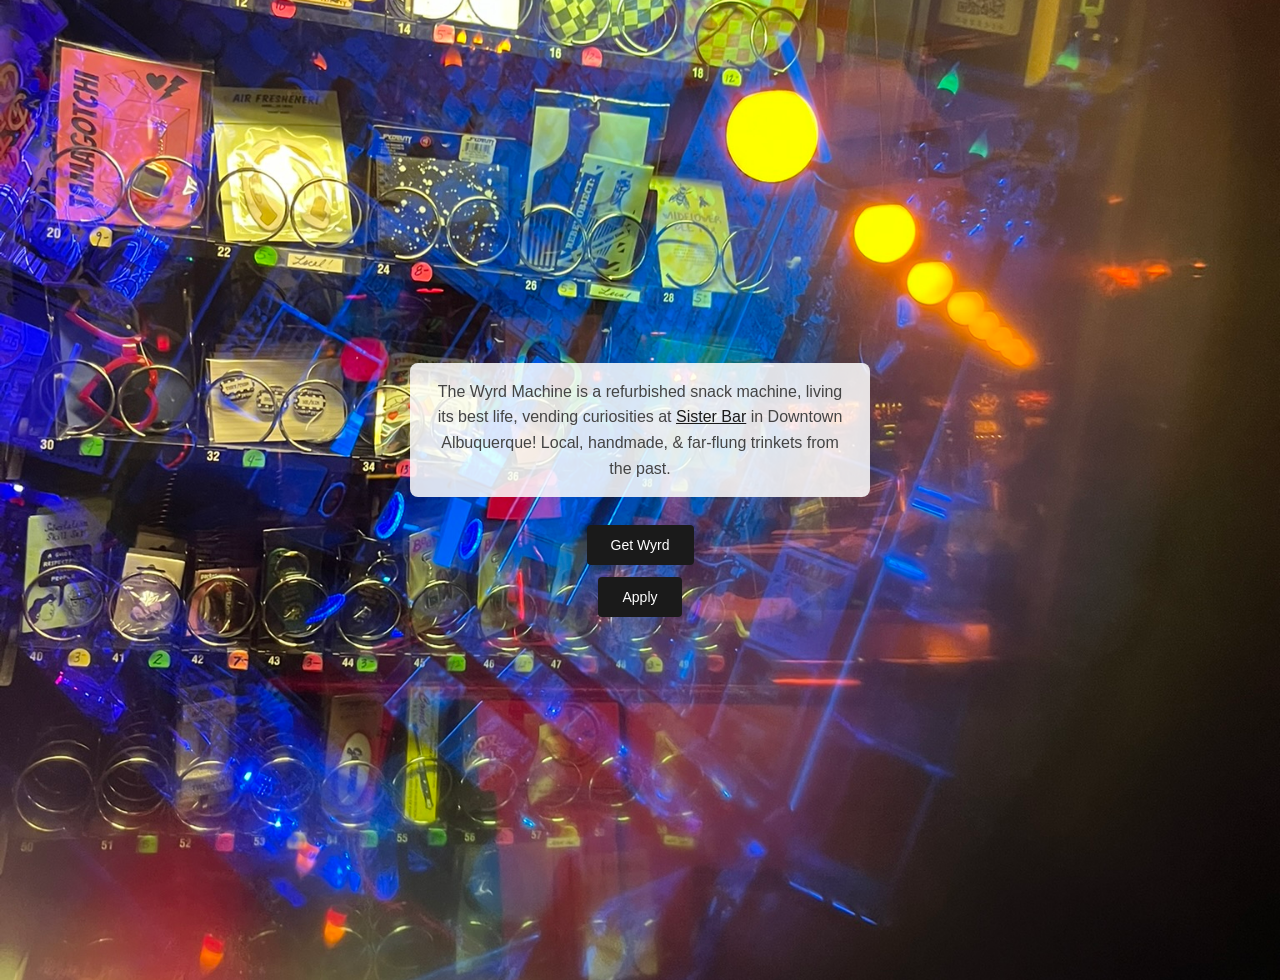
<file: index.html>
<!DOCTYPE html>
<html lang="en">
<head>
<meta charset="UTF-8">
<meta name="viewport" content="width=device-width, initial-scale=1.0">
<title>The Wyrd Machine</title>
<style>
  body {
    margin: 0;
    font-family: -apple-system, BlinkMacSystemFont, "Segoe UI", Helvetica, Arial, sans-serif;
    background-image: url('7C80C643-C564-4EE6-9DA8-A77EC471CFBD_1_102_o.jpeg');
    background-size: cover;
    background-position: center;
    background-repeat: no-repeat;
    background-attachment: fixed;
    color: #1a1a1a;
    display: flex;
    flex-direction: column;
    align-items: center;
    justify-content: center;
    min-height: 100vh;
    text-align: center;
    padding: 40px 20px;
  }
  p {
    max-width: 420px;
    font-size: 16px;
    line-height: 1.6;
    color: #444;
    margin: 0 0 28px;
    background: rgba(255,255,255,0.85);
    padding: 16px 20px;
    border-radius: 8px;
  }
  a {
    color: #1a1a1a;
    text-decoration: underline;
  }
  a.button {
    display: inline-block;
    background: #1a1a1a;
    color: #ffffff;
    text-decoration: none;
    padding: 12px 24px;
    border-radius: 4px;
    font-size: 14px;
  }
  a.button:hover {
    background: #333;
  }
  a.button + a.button {
    margin-top: 12px;
  }
</style>
</head>
<body>

  <p>The Wyrd Machine is a refurbished snack machine, living its best life, vending curiosities at <a href="https://sisterthebar.com/" target="_blank" rel="noopener noreferrer">Sister Bar</a> in Downtown Albuquerque! Local, handmade, & far-flung trinkets from the past.</p>

  <a class="button" href="https://www.instagram.com/wyrd_machine/" target="_blank" rel="noopener noreferrer">Get Wyrd</a>
  <a class="button" href="https://forms.gle/iNUbSYeNJXAsNX1w8" target="_blank" rel="noopener noreferrer">Apply</a>

</body>
</html>
</file>
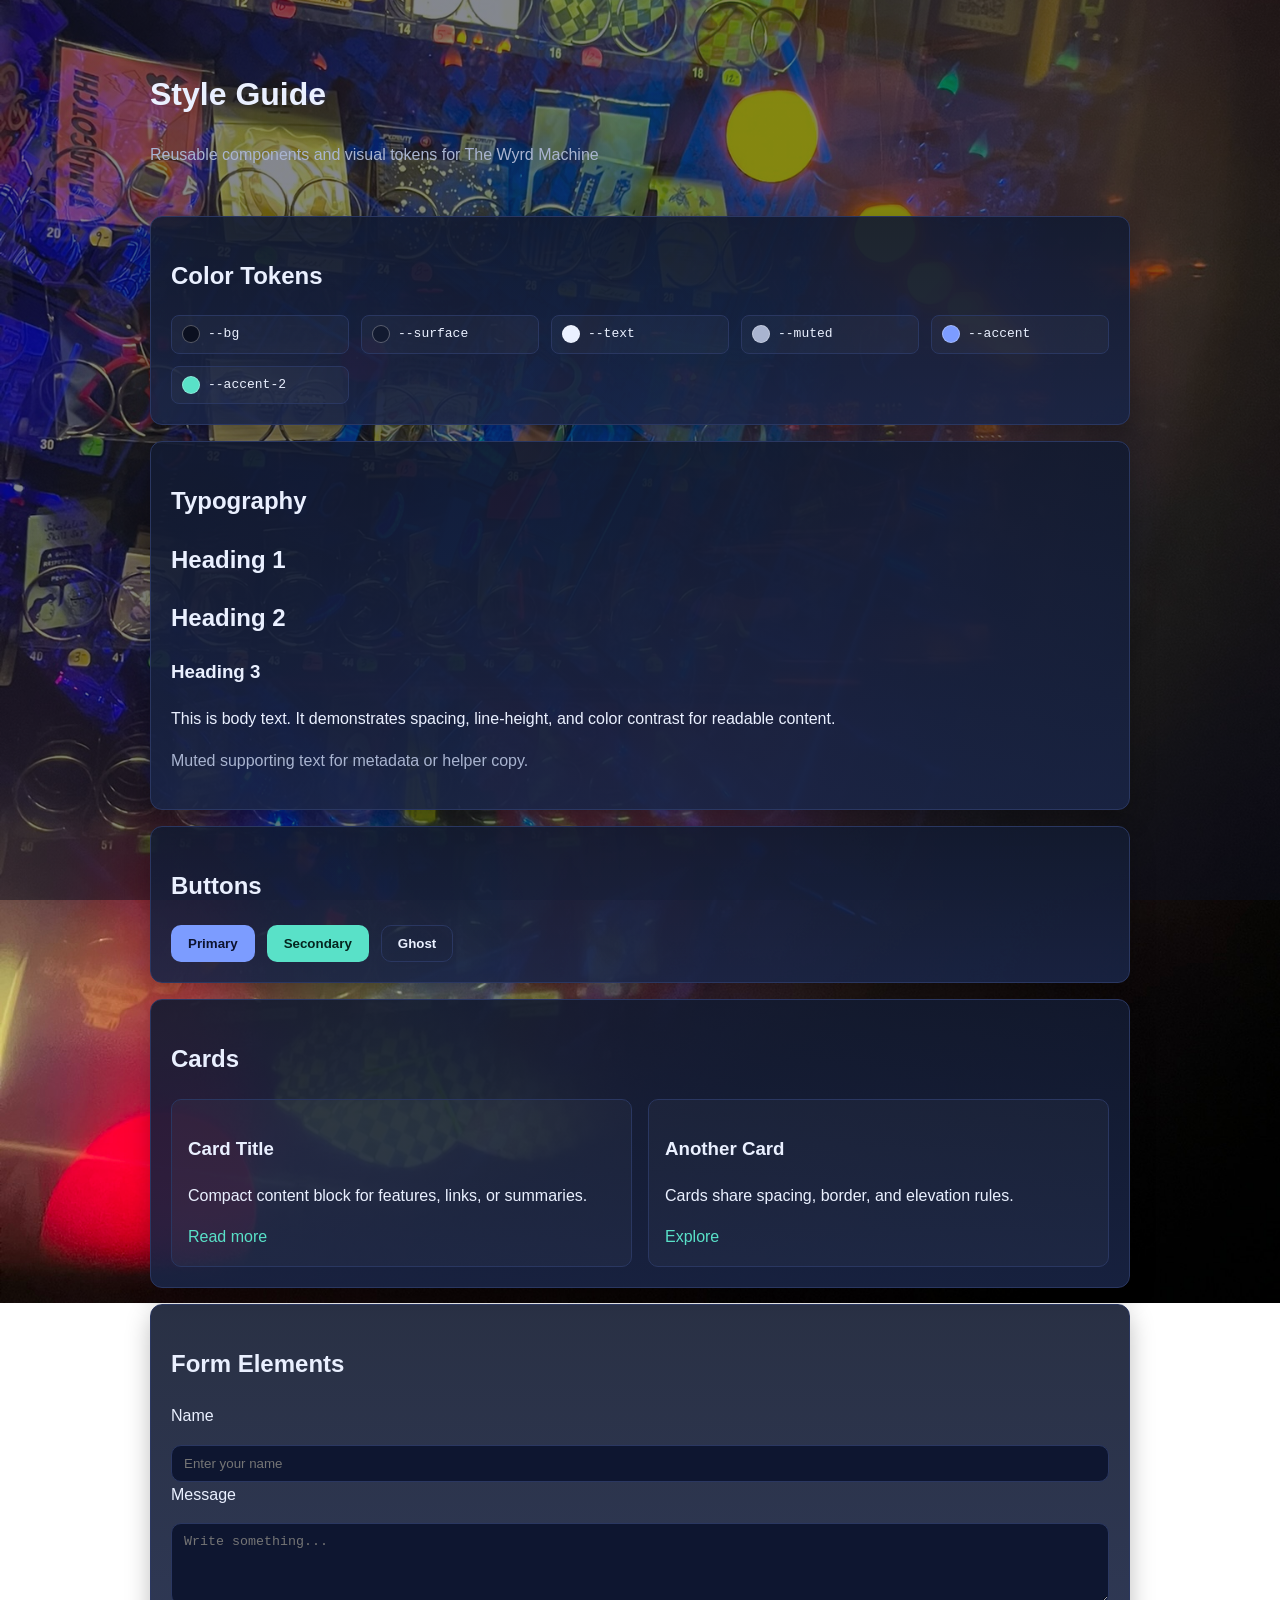
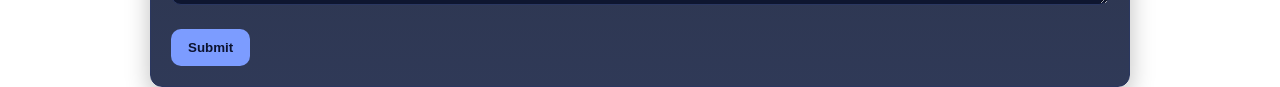
<file: styles.html>
<!doctype html>
<html lang="en">
  <head>
    <meta charset="UTF-8" />
    <meta name="viewport" content="width=device-width, initial-scale=1.0" />
    <title>Styles | The Wyrd Machine</title>
    <link rel="stylesheet" href="styles.css" />
  </head>
  <body>
    <header class="site-header">
      <div class="container">
        <h1>Style Guide</h1>
        <p class="subtitle">Reusable components and visual tokens for The Wyrd Machine</p>
      </div>
    </header>

    <main class="container stack">
      <section class="panel stack">
        <h2>Color Tokens</h2>
        <div class="swatch-grid">
          <div class="swatch"><span class="chip chip-bg"></span><code>--bg</code></div>
          <div class="swatch"><span class="chip chip-surface"></span><code>--surface</code></div>
          <div class="swatch"><span class="chip chip-text"></span><code>--text</code></div>
          <div class="swatch"><span class="chip chip-muted"></span><code>--muted</code></div>
          <div class="swatch"><span class="chip chip-accent"></span><code>--accent</code></div>
          <div class="swatch"><span class="chip chip-accent-2"></span><code>--accent-2</code></div>
        </div>
      </section>

      <section class="panel stack">
        <h2>Typography</h2>
        <h1>Heading 1</h1>
        <h2>Heading 2</h2>
        <h3>Heading 3</h3>
        <p>
          This is body text. It demonstrates spacing, line-height, and color contrast for readable content.
        </p>
        <p class="muted">Muted supporting text for metadata or helper copy.</p>
      </section>

      <section class="panel stack">
        <h2>Buttons</h2>
        <div class="row">
          <button class="btn btn-primary">Primary</button>
          <button class="btn btn-secondary">Secondary</button>
          <button class="btn btn-ghost">Ghost</button>
        </div>
      </section>

      <section class="panel stack">
        <h2>Cards</h2>
        <div class="card-grid">
          <article class="card">
            <h3>Card Title</h3>
            <p>Compact content block for features, links, or summaries.</p>
            <a href="#" class="text-link">Read more</a>
          </article>
          <article class="card">
            <h3>Another Card</h3>
            <p>Cards share spacing, border, and elevation rules.</p>
            <a href="#" class="text-link">Explore</a>
          </article>
        </div>
      </section>

      <section class="panel stack">
        <h2>Form Elements</h2>
        <form class="stack" action="#" method="get">
          <label for="name">Name</label>
          <input id="name" name="name" type="text" placeholder="Enter your name" />

          <label for="message">Message</label>
          <textarea id="message" name="message" rows="4" placeholder="Write something..."></textarea>

          <button class="btn btn-primary" type="submit">Submit</button>
        </form>
      </section>
    </main>
  </body>
</html>
</file>
<file: styles.css>
:root {
  --bg: #0b1020;
  --surface: #121a30;
  --surface-2: #192445;
  --text: #eaf0ff;
  --muted: #a9b4d0;
  --accent: #7c9cff;
  --accent-2: #59e1c8;
  --border: #2a3761;
  --radius: 12px;
  --shadow: 0 10px 24px rgba(0, 0, 0, 0.25);
}

* {
  box-sizing: border-box;
}

html,
body {
  margin: 0;
  padding: 0;
}

body {
  font-family: Inter, Segoe UI, Roboto, Helvetica, Arial, sans-serif;
  line-height: 1.6;
  min-height: 100vh;
  background-image: linear-gradient(rgba(11, 16, 32, 0.5), rgba(11, 16, 32, 0.5)), url("7C80C643-C564-4EE6-9DA8-A77EC471CFBD_1_102_o.jpeg?v=2");
  background-size: cover;
  background-position: center;
  background-repeat: no-repeat;
  background-attachment: fixed;
  color: var(--text);
}

.container {
  width: min(100% - 2rem, 980px);
  margin-inline: auto;
}

.site-header {
  padding: 3rem 0 2rem;
}

.subtitle {
  color: var(--muted);
  margin-top: 0.25rem;
}

.stack > * + * {
  margin-top: 1rem;
}

.panel {
  background: linear-gradient(180deg, rgba(18, 26, 48, 0.9), rgba(25, 36, 69, 0.9));
  border: 1px solid var(--border);
  border-radius: var(--radius);
  padding: 1.25rem;
  box-shadow: var(--shadow);
}

.row {
  display: flex;
  flex-wrap: wrap;
  gap: 0.75rem;
}

.btn {
  border: 1px solid transparent;
  border-radius: 10px;
  padding: 0.625rem 1rem;
  font-weight: 600;
  cursor: pointer;
  transition: transform 120ms ease, opacity 120ms ease, background-color 120ms ease;
}

.btn:hover {
  transform: translateY(-1px);
}

.btn:active {
  transform: translateY(0);
  opacity: 0.92;
}

.btn-primary {
  background: var(--accent);
  color: #0c1330;
}

.btn-secondary {
  background: var(--accent-2);
  color: #05251f;
}

.btn-ghost {
  background: transparent;
  border-color: var(--border);
  color: var(--text);
}

.card-grid {
  display: grid;
  grid-template-columns: repeat(auto-fit, minmax(220px, 1fr));
  gap: 1rem;
}

.card {
  background: rgba(255, 255, 255, 0.03);
  border: 1px solid var(--border);
  border-radius: 10px;
  padding: 1rem;
}

.text-link {
  color: var(--accent-2);
  text-decoration: none;
}

.text-link:hover {
  text-decoration: underline;
}

.muted {
  color: var(--muted);
}

input,
textarea {
  width: 100%;
  background: #0e1630;
  color: var(--text);
  border: 1px solid var(--border);
  border-radius: 10px;
  padding: 0.625rem 0.75rem;
}

input:focus,
textarea:focus,
button:focus {
  outline: 2px solid var(--accent);
  outline-offset: 2px;
}

.swatch-grid {
  display: grid;
  grid-template-columns: repeat(auto-fit, minmax(150px, 1fr));
  gap: 0.75rem;
}

.swatch {
  display: flex;
  align-items: center;
  gap: 0.5rem;
  background: rgba(255, 255, 255, 0.03);
  border: 1px solid var(--border);
  border-radius: 8px;
  padding: 0.5rem 0.625rem;
}

.chip {
  width: 18px;
  height: 18px;
  border-radius: 999px;
  border: 1px solid rgba(255, 255, 255, 0.3);
  display: inline-block;
}

.chip-bg { background: var(--bg); }
.chip-surface { background: var(--surface); }
.chip-text { background: var(--text); }
.chip-muted { background: var(--muted); }
.chip-accent { background: var(--accent); }
.chip-accent-2 { background: var(--accent-2); }
</file>
